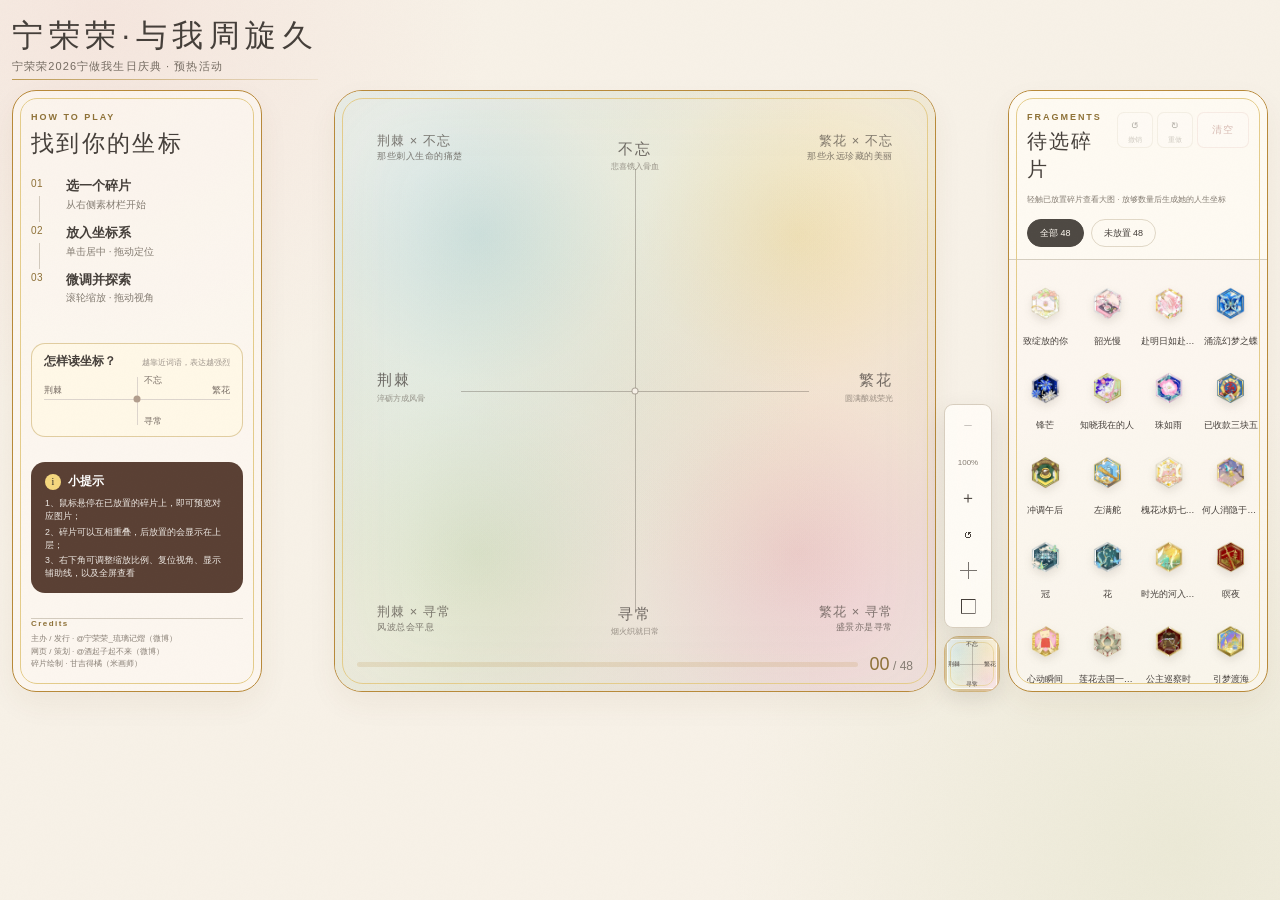
<file: index.html>
<!doctype html>
<html lang="zh-CN">
<head>
  <meta charset="UTF-8">
  <meta name="viewport" content="width=device-width, initial-scale=1, viewport-fit=cover">
  <meta name="theme-color" content="#f8f2e8">
  <meta name="description" content="与我周旋久——宁荣荣2026宁做我生日庆典预热活动">
  <title>宁荣荣·与我周旋久</title>
  <link rel="stylesheet" href="styles.css?v=20260814-17">
  <link rel="stylesheet" href="fonts.css?v=20260724-01">
</head>
<body>
  <div class="paper-noise" aria-hidden="true"></div>
  <main class="app-shell" id="app">
    <header class="site-header">
      <div class="title-block">
        <h1>宁荣荣·与我周旋久</h1>
        <p class="subtitle">宁荣荣2026宁做我生日庆典 · 预热活动</p>
        <span class="title-rule" aria-hidden="true"></span>
      </div>
      <div class="mobile-credits" aria-label="制作名单">
        <span>主办 / 发行 · @宁荣荣_琉璃记熠<span class="credit-suffix">（微博）</span></span>
        <span>网页 / 策划 · @酒起子起不来<span class="credit-suffix">（微博）</span></span>
        <span>碎片绘制 · 甘吉得橘<span class="credit-suffix">（米画师）</span></span>
      </div>
    </header>

    <section class="workspace" aria-label="碎片坐标编辑器">
      <aside class="guide-panel desktop-only">
        <div class="guide-scroll">
          <div class="guide-primary">
            <p class="section-index">HOW TO PLAY</p>
            <h2>找到你的坐标</h2>
            <ol class="steps">
              <li><b>选一个碎片</b><span>从右侧素材栏开始</span></li>
              <li><b>放入坐标系</b><span>单击居中 · 拖动定位</span></li>
              <li><b>微调并探索</b><span>滚轮缩放 · 拖动视角</span></li>
            </ol>
          </div>
          <div class="axis-legend">
            <div class="axis-legend-head"><strong>怎样读坐标？</strong><span>越靠近词语，表达越强烈</span></div>
            <div class="mini-axis" aria-hidden="true">
              <span class="mini-axis-line mini-axis-x"></span>
              <span class="mini-axis-line mini-axis-y"></span>
              <i class="mini-axis-origin"></i>
              <b class="mini-left">荆棘</b><b class="mini-right">繁花</b>
              <b class="mini-top">不忘</b><b class="mini-bottom">寻常</b>
            </div>
          </div>
          <div class="tip-card">
            <strong><i>i</i>小提示</strong>
            <p>1、鼠标悬停在已放置的碎片上，即可预览对应图片；</p>
            <p>2、碎片可以互相重叠，后放置的会显示在上层；</p>
            <p>3、右下角可调整缩放比例、复位视角、显示辅助线，以及全屏查看</p>
          </div>
        </div>
        <div class="guide-footer">
          <div class="credits">
            <span>Credits</span>
            <p>主办 / 发行 · @宁荣荣_琉璃记熠<span class="credit-suffix">（微博）</span></p>
            <p>网页 / 策划 · @酒起子起不来<span class="credit-suffix">（微博）</span></p>
            <p>碎片绘制 · 甘吉得橘<span class="credit-suffix">（米画师）</span></p>
          </div>
        </div>
      </aside>

      <section class="coordinate-section" aria-label="人生坐标系">
        <div class="coordinate-main">
          <div class="mobile-instruction mobile-only" id="mobileInstruction" data-mode="full">
            <div class="mobile-guide-full" id="mobileGuideFull">
              <div class="mobile-guide-step guide-select"><span>1</span><p><b>放置预览</b><small>轻触放置，再点看大图</small></p></div>
              <div class="mobile-guide-step guide-place"><span>2</span><p><b>拖动定位</b><small>长按移到合适位置</small></p></div>
              <div class="mobile-guide-step guide-adjust"><span>3</span><p><b>生成坐标</b><small>放够数量后开启</small></p></div>
            </div>
            <div class="mobile-guide-compact" id="mobileGuideCompact" aria-hidden="true">
              <span>轻触放置/看大图 · 长按拖动定位</span>
              <button type="button" id="mobileGuideCollapseBtn">我知道了</button>
            </div>
          </div>
          <div class="coordinate-editor">
          <div class="coordinate-frame" id="coordinateFrame">
          <div class="coordinate-world" id="coordinateWorld">
            <div class="quadrant-glow" aria-hidden="true"></div>
            <div class="axis axis-x" aria-hidden="true"></div>
            <div class="axis axis-y" aria-hidden="true"></div>
            <div class="origin-mark" aria-hidden="true"></div>
            <div class="guide-line guide-line-x" id="guideLineX" aria-hidden="true"></div>
            <div class="guide-line guide-line-x" id="guideLineX2" aria-hidden="true"></div>
            <div class="guide-line guide-line-y" id="guideLineY" aria-hidden="true"></div>
            <div class="guide-line guide-line-y" id="guideLineY2" aria-hidden="true"></div>
            <div class="quadrant-label q-ul"><strong>荆棘 × 不忘</strong><span>那些刺入生命的痛楚</span></div>
            <div class="quadrant-label q-ur"><strong>繁花 × 不忘</strong><span>那些永远珍藏的美丽</span></div>
            <div class="quadrant-label q-ll"><strong>荆棘 × 寻常</strong><span>风波总会平息</span></div>
            <div class="quadrant-label q-lr"><strong>繁花 × 寻常</strong><span>盛景亦是寻常</span></div>
            <div class="axis-copy axis-left"><strong>荆棘</strong><span>淬砺方成风骨</span></div>
            <div class="axis-copy axis-right"><strong>繁花</strong><span>圆满酿就荣光</span></div>
            <div class="axis-copy axis-top"><strong>不忘</strong><span>悲喜镌入骨血</span></div>
            <div class="axis-copy axis-bottom"><strong>寻常</strong><span>烟火织就日常</span></div>
          </div>
          <div class="placed-layer" id="placedLayer"></div>
          <div class="drop-feedback" id="dropFeedback" aria-hidden="true"><span>松开放置</span></div>
          <div class="desktop-progress desktop-only" aria-label="放置进度">
            <div class="desktop-progress-track" aria-hidden="true"><div class="desktop-progress-fill" id="desktopProgressFill"></div></div>
            <strong><em id="placedCountDesktop">00</em> / <span data-total>41</span></strong>
          </div>
          </div>
          <div class="coordinate-side-tools">
          <div class="coordinate-toolbar" id="coordinateToolbar" role="toolbar" aria-label="坐标工具条">
            <button class="toolbar-handle" id="toolbarHandle" type="button" aria-label="拖动工具条"><i></i><i></i><i></i><i></i><i></i><i></i></button>
            <button class="desktop-tool" id="zoomOutBtn" type="button" aria-label="缩小坐标视角">−</button>
            <output class="desktop-tool zoom-value" id="zoomValue" aria-label="当前缩放比例">100%</output>
            <button class="desktop-tool" id="zoomInBtn" type="button" aria-label="放大坐标视角">＋</button>
            <button id="resetViewBtn" type="button" aria-label="复位视角，不会清空已放置碎片" title="复位视角">↺</button>
            <button id="guideBtn" type="button" aria-label="开启参考线" aria-pressed="false" title="开启参考线"><span class="guide-icon"></span></button>
            <button id="fullscreenBtn" type="button" aria-label="进入全屏" aria-pressed="false" title="全屏"><span class="fullscreen-icon"></span></button>
          </div>
          <div class="viewport-minimap desktop-only" id="viewportMinimap" role="application" aria-label="当前画布位置预览，可点击或拖动定位">
            <div class="minimap-axis minimap-axis-x" aria-hidden="true"></div>
            <div class="minimap-axis minimap-axis-y" aria-hidden="true"></div>
            <span class="minimap-label minimap-top">不忘</span>
            <span class="minimap-label minimap-right">繁花</span>
            <span class="minimap-label minimap-bottom">寻常</span>
            <span class="minimap-label minimap-left">荆棘</span>
            <div class="minimap-viewport" id="minimapViewport" aria-hidden="true"></div>
          </div>
          </div>
          </div>
        </div>
      </section>

      <aside class="library-panel" id="libraryPanel" aria-label="待选碎片">
        <div class="library-head" id="libraryHead">
          <div class="library-title-row">
            <div><p class="section-index">FRAGMENTS</p><h2>待选碎片</h2></div>
            <div class="history-actions" role="group" aria-label="历史操作">
              <button id="undoBtn" type="button" aria-label="撤销上一步" disabled><span>↺</span><small>撤销</small></button>
              <button id="redoBtn" type="button" aria-label="重做下一步" disabled><span>↻</span><small>重做</small></button>
              <button class="clear-btn" id="clearBtn" type="button" aria-label="一键清空全部已放置碎片"><span>清空</span></button>
            </div>
          </div>
          <p class="library-help">轻触已放置碎片查看大图 · 放够数量后生成她的人生坐标</p>
          <div class="filter-row" role="group" aria-label="碎片筛选">
            <button class="filter-btn is-active" data-filter="all" type="button" aria-pressed="true">全部 <span data-total>41</span></button>
            <button class="filter-btn" data-filter="unplaced" type="button" aria-pressed="false">未放置 <span id="unplacedCount">41</span></button>
          </div>
          <button class="share-trigger" id="shareTriggerBtn" type="button" hidden>生成她的人生坐标</button>
        </div>
        <div class="logo-scroll" id="logoScroll">
          <div class="logo-grid" id="logoGrid"></div>
          <div class="empty-state" id="emptyState" hidden>所有碎片都已放入坐标</div>
        </div>
        <div class="mobile-progress mobile-only"><span>已放置</span><strong><em id="placedCountMobile">00</em> / <span data-total>41</span></strong></div>
      </aside>
    </section>
  </main>

  <div class="preview-backdrop" id="previewBackdrop" aria-hidden="true"></div>
  <div class="preview-popover" id="previewPopover" role="dialog" aria-label="碎片图片预览" hidden>
    <div id="previewMedia"></div>
  </div>
  <div class="drag-ghost" id="dragGhost" aria-hidden="true"></div>
  <div class="toast-stack" id="toastStack" aria-live="polite" aria-atomic="true"></div>
  <div class="sr-only" id="liveRegion" aria-live="polite"></div>

  <dialog class="user-id-dialog" id="userIdDialog" aria-label="输入捡拾者 ID">
    <div class="dialog-card">
      <button class="user-id-close" id="userIdCloseBtn" type="button" aria-label="关闭 ID 输入">×</button>
      <p class="section-index">PICKER ID</p>
      <h2 class="user-id-title"><span class="title-sparkle" aria-hidden="true">✦</span><span>碎片已捡拾成功</span></h2>
      <p class="user-id-subtitle">如果需要在结果页署名，请在下方留下你的 ID 信息</p>
      <div class="user-id-field"><label for="userIdInput">本次捡拾者</label><input type="text" id="userIdInput" class="user-id-input" placeholder="请输入你的 ID" maxlength="20" autocomplete="off"></div>
      <div class="dialog-actions">
        <button id="anonymousBtn" type="button"><span class="btn-main">不署名</span><span class="btn-sub">直接输出结果</span></button>
        <button id="confirmUserIdBtn" type="button"><span class="btn-main">确认 ID</span><span class="btn-sub">以此信息输出结果</span></button>
      </div>
    </div>
  </dialog>

  <dialog class="share-dialog" id="shareDialog" aria-label="结果图预览">
    <div class="share-dialog-card">
      <button class="share-close" id="shareCloseBtn" type="button" aria-label="关闭结果图预览">×</button>
      <div class="share-preview" id="sharePreview"><span>正在生成结果图…</span></div>
      <div class="share-save-guide" id="shareSaveGuide" hidden aria-live="polite">
        <div class="share-save-guide-card">
          <strong>长按图片保存到照片</strong>
          <p>当前浏览器没有打开系统保存面板。请长按上方结果图，在系统菜单中选择“保存到照片”。</p>
          <button id="shareSaveGuideCloseBtn" type="button">知道了</button>
        </div>
      </div>
      <div class="share-actions">
        <a id="downloadShareBtn" href="#" download="与我周旋久-我的故事坐标.png" aria-disabled="true">保存图片</a>
        <button id="regenerateShareBtn" type="button">重新生成</button>
        <button id="continueEditBtn" type="button">继续调整</button>
      </div>
      <p class="share-help">点击保存会优先打开 iOS 系统面板；若未弹出，请按页面提示长按图片保存。</p>
    </div>
  </dialog>

  <dialog class="confirm-dialog" id="clearDialog" aria-labelledby="clearTitle">
    <div class="dialog-card">
      <p class="section-index">CLEAR ALL</p>
      <h2 id="clearTitle">清空全部坐标？</h2>
      <p>已放置的碎片将全部回到待选区。清空后仍可撤销一次。</p>
      <div class="dialog-actions">
        <button id="cancelClearBtn" type="button">暂不清空</button>
        <button class="danger" id="confirmClearBtn" type="button">确认清空</button>
      </div>
    </div>
  </dialog>

  <noscript>请启用 JavaScript 后参与活动。</noscript>
  <script src="personality-results.js?v=20260728-11" defer></script>
  <script src="share-card.js?v=20260814-16" defer></script>
  <script src="app.js?v=20260728-10" defer></script>
</body>
</html>
</file>
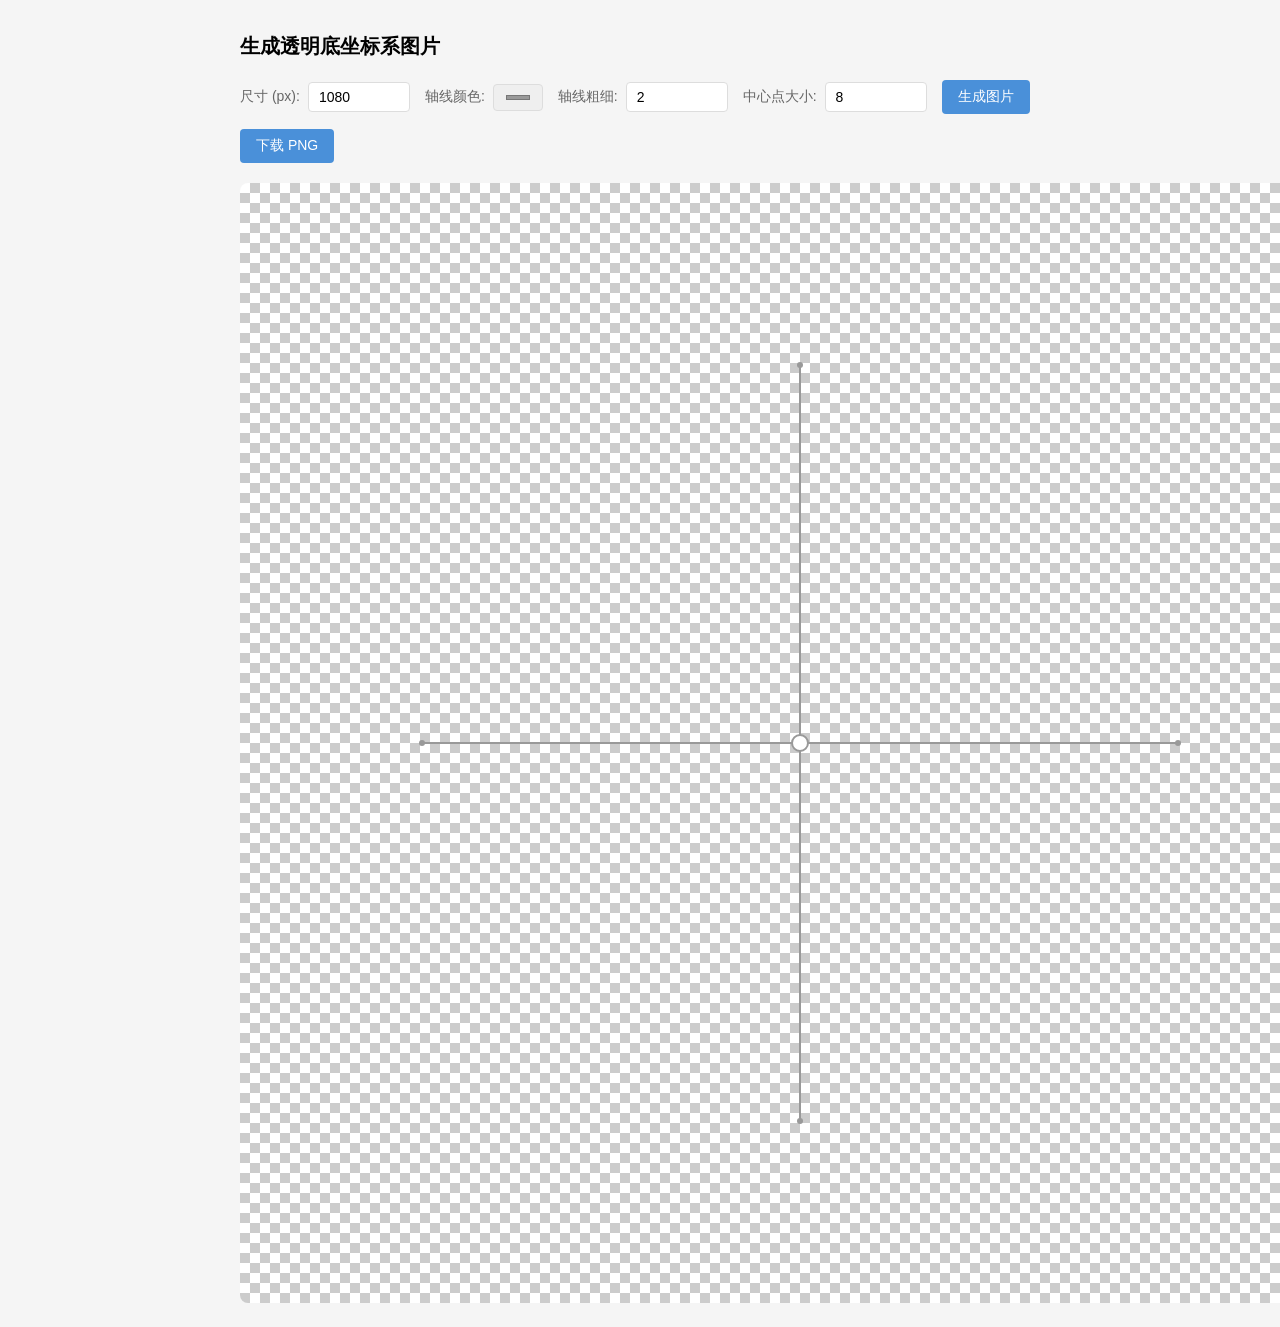
<file: generate-coordinate-bg.html>
<!DOCTYPE html>
<html lang="zh-CN">
<head>
  <meta charset="UTF-8">
  <meta name="viewport" content="width=device-width, initial-scale=1.0">
  <title>生成透明底坐标系图片</title>
  <style>
    body {
      margin: 0;
      padding: 20px;
      font-family: -apple-system, BlinkMacSystemFont, "Segoe UI", Roboto, sans-serif;
      background: #f5f5f5;
    }
    .container {
      max-width: 800px;
      margin: 0 auto;
    }
    h1 {
      font-size: 20px;
      margin-bottom: 20px;
    }
    .controls {
      margin-bottom: 20px;
      display: flex;
      gap: 15px;
      align-items: center;
      flex-wrap: wrap;
    }
    .control-group {
      display: flex;
      align-items: center;
      gap: 8px;
    }
    label {
      font-size: 14px;
      color: #666;
    }
    input[type="number"], input[type="color"] {
      padding: 6px 10px;
      border: 1px solid #ddd;
      border-radius: 4px;
      font-size: 14px;
    }
    input[type="number"] {
      width: 80px;
    }
    button {
      padding: 8px 16px;
      background: #4a90d9;
      color: white;
      border: none;
      border-radius: 4px;
      cursor: pointer;
      font-size: 14px;
    }
    button:hover {
      background: #357abd;
    }
    .preview {
      background: 
        linear-gradient(45deg, #ccc 25%, transparent 25%),
        linear-gradient(-45deg, #ccc 25%, transparent 25%),
        linear-gradient(45deg, transparent 75%, #ccc 75%),
        linear-gradient(-45deg, transparent 75%, #ccc 75%);
      background-size: 20px 20px;
      background-position: 0 0, 0 10px, 10px -10px, -10px 0px;
      background-color: #fff;
      padding: 20px;
      border-radius: 8px;
      display: inline-block;
    }
    canvas {
      display: block;
    }
  </style>
</head>
<body>
  <div class="container">
    <h1>生成透明底坐标系图片</h1>
    
    <div class="controls">
      <div class="control-group">
        <label>尺寸 (px):</label>
        <input type="number" id="size" value="1080" min="100" max="4096">
      </div>
      <div class="control-group">
        <label>轴线颜色:</label>
        <input type="color" id="axisColor" value="#999999">
      </div>
      <div class="control-group">
        <label>轴线粗细:</label>
        <input type="number" id="axisWidth" value="2" min="1" max="10">
      </div>
      <div class="control-group">
        <label>中心点大小:</label>
        <input type="number" id="centerSize" value="8" min="4" max="20">
      </div>
      <button id="generateBtn">生成图片</button>
      <button id="downloadBtn">下载 PNG</button>
    </div>
    
    <div class="preview">
      <canvas id="canvas"></canvas>
    </div>
  </div>

  <script>
    const canvas = document.getElementById('canvas');
    const ctx = canvas.getContext('2d');
    const sizeInput = document.getElementById('size');
    const axisColorInput = document.getElementById('axisColor');
    const axisWidthInput = document.getElementById('axisWidth');
    const centerSizeInput = document.getElementById('centerSize');
    const generateBtn = document.getElementById('generateBtn');
    const downloadBtn = document.getElementById('downloadBtn');

    function draw() {
      const size = parseInt(sizeInput.value) || 1080;
      const axisColor = axisColorInput.value;
      const axisWidth = parseInt(axisWidthInput.value) || 2;
      const centerSize = parseInt(centerSizeInput.value) || 8;

      canvas.width = size;
      canvas.height = size;

      // 清空画布（透明底）
      ctx.clearRect(0, 0, size, size);

      const center = size / 2;
      const margin = size * 0.15;

      // 绘制 X 轴
      ctx.beginPath();
      ctx.moveTo(margin, center);
      ctx.lineTo(size - margin, center);
      ctx.strokeStyle = axisColor;
      ctx.lineWidth = axisWidth;
      ctx.lineCap = 'round';
      ctx.stroke();

      // 绘制 Y 轴
      ctx.beginPath();
      ctx.moveTo(center, margin);
      ctx.lineTo(center, size - margin);
      ctx.strokeStyle = axisColor;
      ctx.lineWidth = axisWidth;
      ctx.lineCap = 'round';
      ctx.stroke();

      // 绘制中心点
      ctx.beginPath();
      ctx.arc(center, center, centerSize, 0, Math.PI * 2);
      ctx.fillStyle = '#ffffff';
      ctx.fill();
      ctx.strokeStyle = axisColor;
      ctx.lineWidth = axisWidth;
      ctx.stroke();

      // 绘制四个象限的标签位置标记（小圆点）
      const labelOffset = size * 0.35;
      const positions = [
        { x: center + labelOffset, y: center },  // 右（繁花）
        { x: center - labelOffset, y: center },  // 左（荆棘）
        { x: center, y: center - labelOffset },  // 上（不忘）
        { x: center, y: center + labelOffset }   // 下（寻常）
      ];

      positions.forEach(pos => {
        ctx.beginPath();
        ctx.arc(pos.x, pos.y, 3, 0, Math.PI * 2);
        ctx.fillStyle = axisColor;
        ctx.fill();
      });
    }

    function download() {
      const link = document.createElement('a');
      link.download = `coordinate-bg-${canvas.width}x${canvas.height}.png`;
      link.href = canvas.toDataURL('image/png');
      link.click();
    }

    generateBtn.addEventListener('click', draw);
    downloadBtn.addEventListener('click', download);

    // 初始绘制
    draw();
  </script>
</body>
</html>
</file>
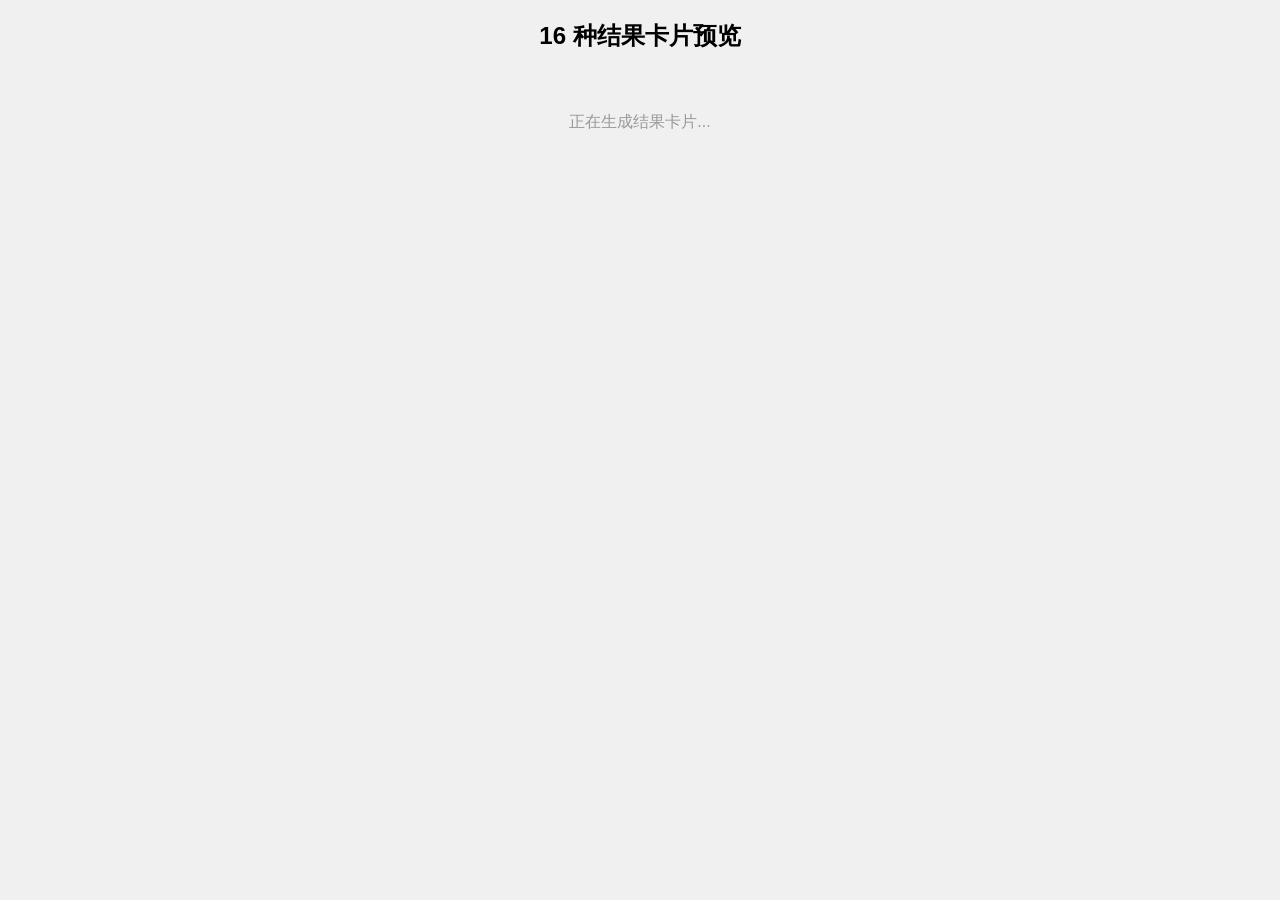
<file: preview-all-results.html>
<!DOCTYPE html>
<html lang="zh-CN">
<head>
<meta charset="UTF-8">
<meta name="viewport" content="width=device-width, initial-scale=1.0">
<title>16 种结果卡片预览</title>
<style>
* { margin: 0; padding: 0; box-sizing: border-box; }
body { background: #f0f0f0; padding: 20px; font-family: sans-serif; }
h1 { text-align: center; margin-bottom: 20px; font-size: 24px; }
.grid { display: grid; grid-template-columns: repeat(auto-fill, minmax(270px, 1fr)); gap: 20px; max-width: 1200px; margin: 0 auto; }
.card { background: #fff; border-radius: 12px; overflow: hidden; box-shadow: 0 2px 8px rgba(0,0,0,0.1); }
.card img { width: 100%; height: auto; display: block; }
.card-label { padding: 8px 12px; text-align: center; font-size: 14px; color: #666; background: #fafafa; border-top: 1px solid #eee; }
.loading { text-align: center; padding: 40px; color: #999; font-size: 16px; }
</style>
</head>
<body>
<h1>16 种结果卡片预览</h1>
<div id="loading" class="loading">正在生成结果卡片...</div>
<div class="grid" id="grid" style="display:none;"></div>

<script src="personality-results.js?v=20260728-11" defer></script>
<script src="share-card.js?v=20260814-15" defer></script>
<script>
// 构造 placed 数据以产生指定的主倾向和副倾向
function makePlaced(main, tendency) {
  // 象限中心点
  const quadrants = {
    R: { x: -0.5, y: -0.5 },  // 第三象限
    O: { x: -0.5, y: 0.5 },   // 第二象限
    N: { x: 0.5, y: 0.5 },    // 第一象限
    G: { x: 0.5, y: -0.5 },   // 第四象限
  };
  const q = quadrants[main];
  // 根据副倾向调整坐标
  let x = q.x, y = q.y;
  if (tendency === 'thorn') { x = -0.8; y = 0.1; }
  else if (tendency === 'flower') { x = 0.8; y = 0.1; }
  else if (tendency === 'memory') { x = 0.1; y = 0.8; }
  else if (tendency === 'daily') { x = 0.1; y = -0.8; }

  // 生成 3 个相同位置的碎片确保主倾向
  return [
    { id: "1_1", x: x, y: y },
    { id: "1_1", x: x, y: y },
    { id: "1_1", x: x, y: y },
  ];
}

const combos = [
  { main: 'R', tendency: 'thorn' }, { main: 'R', tendency: 'flower' }, { main: 'R', tendency: 'memory' }, { main: 'R', tendency: 'daily' },
  { main: 'O', tendency: 'thorn' }, { main: 'O', tendency: 'flower' }, { main: 'O', tendency: 'memory' }, { main: 'O', tendency: 'daily' },
  { main: 'N', tendency: 'thorn' }, { main: 'N', tendency: 'flower' }, { main: 'N', tendency: 'memory' }, { main: 'N', tendency: 'daily' },
  { main: 'G', tendency: 'thorn' }, { main: 'G', tendency: 'flower' }, { main: 'G', tendency: 'memory' }, { main: 'G', tendency: 'daily' },
];

const grid = document.getElementById('grid');
const loading = document.getElementById('loading');

async function renderAll() {
  for (const { main, tendency } of combos) {
    const placed = makePlaced(main, tendency);
    const result = window.ShareCard.PERSONALITY_RESULTS[`${main}-${tendency}`];

    try {
      const { objectURL } = await window.ShareCard.generateShareImage({
        placed,
        logos: [],
        activityTitle: '宁荣荣 · 与我周旋久',
        shareUrl: 'https://ningrr.fun',
        userId: '佚名',
        personality: { main, tendency, result },
      });

      const card = document.createElement('div');
      card.className = 'card';

      const img = document.createElement('img');
      img.src = objectURL;

      const label = document.createElement('div');
      label.className = 'card-label';
      label.textContent = `${main} · ${tendency} · ${result.title}`;

      card.appendChild(img);
      card.appendChild(label);
      grid.appendChild(card);
    } catch (err) {
      console.error(`Failed to generate ${main}-${tendency}:`, err);
    }
  }
  loading.style.display = 'none';
  grid.style.display = 'grid';
}

// 等待 ShareCard 加载完成
if (window.ShareCard) {
  renderAll();
} else {
  window.addEventListener('load', renderAll);
}
</script>
</body>
</html>
</file>
<file: styles.css>
:root {
  --paper: #f7f1e7;
  --paper-2: #fffaf1;
  --ink: #453f3a;
  --muted: #857d73;
  --gold: #bd9b55;
  --gold-deep: #8e7137;
  --line: rgba(117, 102, 76, .3);
  --danger: #b85f55;
  --shadow: 0 18px 44px rgba(68, 57, 42, .14);

  /* 主页坐标系象限色配置：只换颜色顺序时，优先调整下面 8 个 --coord-q-* 变量。 */
  --coord-pink-main: 225 157 172;
  --coord-pink-soft: 234 190 197;
  --coord-yellow-main: 234 203 113;
  --coord-yellow-soft: 241 222 164;
  --coord-blue-main: 154 199 205;
  --coord-blue-soft: 193 220 218;
  --coord-green-main: 179 202 149;
  --coord-green-soft: 211 222 186;
  /* 左上：荆棘 × 不忘 */
  --coord-q-ul-main: var(--coord-blue-main);
  --coord-q-ul-soft: var(--coord-blue-soft);
  /* 右上：繁花 × 不忘 */
  --coord-q-ur-main: var(--coord-yellow-main);
  --coord-q-ur-soft: var(--coord-yellow-soft);
  /* 左下：荆棘 × 寻常 */
  --coord-q-ll-main: var(--coord-green-main);
  --coord-q-ll-soft: var(--coord-green-soft);
  /* 右下：繁花 × 寻常 */
  --coord-q-lr-main: var(--coord-pink-main);
  --coord-q-lr-soft: var(--coord-pink-soft);
}

* { box-sizing: border-box; }

html, body { min-height: 100%; }

img {
  -webkit-user-drag: none;
}

body {
  margin: 0;
  color: var(--ink);
  background:
    radial-gradient(circle at 8% 2%, rgba(235, 184, 184, .2), transparent 24rem),
    radial-gradient(circle at 92% 94%, rgba(196, 206, 159, .23), transparent 28rem),
    var(--paper);
  font-family: var(--sans);
  overflow-x: hidden;
  overscroll-behavior: none;
}

button { color: inherit; font: inherit; }
button, [role="button"] { -webkit-tap-highlight-color: transparent; }
.logo-card, .placed-logo, .preview-popover, .drag-ghost,
.logo-card *, .placed-logo *, .preview-popover *, .drag-ghost * {
  user-select: none;
  -webkit-user-select: none;
  -webkit-touch-callout: none;
  -webkit-user-drag: none;
}
.logo-card img, .placed-logo img, .preview-popover img, .drag-ghost img {
  pointer-events: none;
}
button:focus-visible, .logo-card:focus-visible {
  outline: 3px solid rgba(166, 124, 43, .56);
  outline-offset: 3px;
}
button:disabled { cursor: not-allowed; opacity: .36; }

.paper-noise {
  position: fixed;
  inset: 0;
  pointer-events: none;
  opacity: .28;
  z-index: 10000;
  background-image: url("data:image/svg+xml,%3Csvg xmlns='http://www.w3.org/2000/svg' width='150' height='150' viewBox='0 0 150 150'%3E%3Cfilter id='n'%3E%3CfeTurbulence type='fractalNoise' baseFrequency='.8' numOctaves='3' stitchTiles='stitch'/%3E%3C/filter%3E%3Crect width='100%25' height='100%25' filter='url(%23n)' opacity='.045'/%3E%3C/svg%3E");
}

.app-shell {
  min-height: 100dvh;
  padding: 20px 12px 18px;
  position: relative;
}

.site-header {
  min-height: 58px;
  display: flex;
  align-items: flex-start;
  justify-content: space-between;
  max-width: 1440px;
  margin: 0 auto 10px;
}

.section-index {
  margin: 0 0 5px;
  color: var(--gold-deep);
  font: 600 9px/1.2 var(--sans);
  letter-spacing: .22em;
}

.title-block h1 {
  margin: 0;
  font: 500 clamp(28px, 2.4vw, 38px)/1.05 var(--sans);
  letter-spacing: .18em;
}

.subtitle {
  display: inline-block;
  margin: 7px 0 0;
  color: #756c62;
  font-size: 11px;
  letter-spacing: .1em;
}

.title-rule {
  display: block;
  height: 1px;
  width: 100%;
  margin-top: 5px;
  background: linear-gradient(90deg, var(--gold), rgba(189, 155, 85, .15));
}

.mobile-credits, .mobile-only { display: none; }

.workspace {
  max-width: 1480px;
  height: min(780px, calc(100dvh - 108px));
  min-height: 580px;
  margin: 0 auto;
  display: grid;
  grid-template-columns: minmax(255px, 270px) minmax(480px, 1fr) minmax(348px, 360px);
  justify-content: center;
  gap: 12px;
}

.guide-panel, .library-panel, .coordinate-frame, .mobile-instruction {
  --frame-radius: 24px;
  position: relative;
  border: 1.6px solid #b88a3a;
  border-radius: var(--frame-radius);
  background: rgba(255, 251, 244, .63);
  box-shadow: 0 12px 30px rgba(103, 75, 31, .06);
}

.guide-panel::after, .library-panel::after, .coordinate-frame::after, .mobile-instruction::after {
  content: "";
  position: absolute;
  inset: 7px;
  z-index: 30;
  border: 1px solid #e4cc8b;
  border-radius: calc(var(--frame-radius) - 7px);
  pointer-events: none;
}

.guide-panel {
  height: 100%;
  min-height: 0;
  display: flex;
  flex-direction: column;
  padding: 21px 18px 20px;
}

.guide-scroll { overflow: auto; min-height: 0; scrollbar-width: thin; }
.guide-scroll h2, .library-head h2 {
  font: 500 23px/1.38 var(--sans);
  letter-spacing: .1em;
  margin: 0;
}
.guide-intro { margin: 5px 0 0; color: var(--muted); font-size: 10px; white-space: nowrap; }

.steps { list-style: none; padding: 0; margin: 18px 0 8px; counter-reset: step; }
.steps li { position: relative; padding: 0 0 13px 35px; }
.steps li::before {
  counter-increment: step;
  content: "0" counter(step);
  position: absolute;
  left: 0;
  top: 1px;
  color: var(--gold-deep);
  font: 600 10px/1 var(--sans);
  letter-spacing: .05em;
}
.steps li:not(:last-child)::after { content: ""; position: absolute; left: 8px; top: 18px; bottom: 3px; border-left: 1px solid var(--line); }
.steps b { display: block; font: 600 13px/1.3 var(--sans); }
.steps span { display: block; color: var(--muted); font-size: 10px; line-height: 1.5; margin-top: 2px; white-space: nowrap; }

.axis-legend { border: 1px solid rgba(196, 163, 91, .5); border-radius: 14px; padding: 9px 12px 8px; background: #fff8e7; }
.axis-legend-head { display: flex; align-items: baseline; justify-content: space-between; gap: 8px; white-space: nowrap; }
.axis-legend-head strong { font: 600 12px var(--sans); }
.axis-legend-head span { color: #a0978e; font-size: 8px; }
.mini-axis { position: relative; height: 54px; margin-top: 4px; color: #796e66; }
.mini-axis-line { position: absolute; display: block; background: #ddd5cd; }
.mini-axis-x { left: 0; right: 0; top: 25px; height: 1px; }
.mini-axis-y { top: 3px; bottom: 3px; left: 50%; width: 1px; }
.mini-axis-origin { position: absolute; left: 50%; top: 25px; width: 7px; height: 7px; border-radius: 50%; background: #b29e8e; transform: translate(-50%, -50%); }
.mini-axis b { position: absolute; font: 600 9px var(--sans); }
.mini-left { left: 0; top: 10px; }.mini-right { right: 0; top: 10px; }
.mini-top { left: calc(50% + 7px); top: 0; }.mini-bottom { left: calc(50% + 7px); bottom: 0; }
.tip-card { margin-top: 8px; padding: 11px 14px 10px; border-radius: 14px; background: #5a4034; color: #fff; }
.tip-card strong { display: flex; align-items: center; gap: 7px; margin-bottom: 7px; font: 600 12px var(--sans); }
.tip-card strong i { width: 16px; height: 16px; display: grid; place-items: center; border-radius: 50%; background: #f4d77e; color: #2d2a27; font: 700 10px var(--symbol); }
.tip-card p { margin: 3px 0; color: #eee8e3; font-size: 8.8px; line-height: 1.45;  }

.guide-footer { margin-top: auto; padding-top: 11px; }
.desktop-progress { display: none; }
.desktop-progress strong { font: 400 12px var(--sans); color: var(--muted); white-space: nowrap; }
.desktop-progress em { color: var(--gold-deep); font: 500 18px var(--sans); font-style: normal; }
.desktop-progress-track { flex: 1; height: 5px; border-radius: 999px; background: rgba(184, 138, 58, .16); overflow: hidden; }
.desktop-progress-fill { width: 0%; height: 100%; border-radius: inherit; background: var(--gold); transition: width .22s ease; }
.credits { padding-top: 11px; font-size: 8px; color: #8a8177; line-height: 1.6; }
.credits > span { display: block; margin-bottom: 5px; color: var(--gold-deep); font: 600 8px var(--sans); letter-spacing: .18em; }
.credits p { margin: 0; }

.coordinate-section { height: 100%; min-height: 0; }
.coordinate-main { position: relative; min-width: 0; height: 100%; display: flex; align-items: center; justify-content: center; }
.coordinate-editor { width: 100%; display: grid; grid-template-columns: 72px minmax(0, 1fr) 72px; align-items: stretch; column-gap: 8px; }
.coordinate-side-tools { grid-column: 3; width: 72px; min-width: 0; display: flex; flex-direction: column; align-items: flex-start; justify-content: flex-end; gap: 8px; }
.coordinate-frame {
  grid-column: 2;
  --frame-radius: 28px;
  position: relative;
  width: min(100%, calc(100dvh - 108px));
  max-width: 780px;
  aspect-ratio: 1;
  align-self: center;
  overflow: hidden;
  cursor: grab;
  touch-action: none;
  background: #f8f4ed;
}
.coordinate-frame.is-panning { cursor: grabbing; }
.coordinate-frame.is-drop-valid { box-shadow: inset 0 0 0 3px rgba(184, 141, 56, .74), 0 0 0 6px rgba(184, 141, 56, .12); }
.coordinate-frame.is-drop-invalid { box-shadow: inset 0 0 0 3px rgba(184, 95, 85, .75); }

.coordinate-world {
  position: absolute;
  inset: 0;
  transform-origin: 50% 50%;
  will-change: transform;
  overflow: visible;
  background:
    /* 左上：荆棘 × 不忘 */
    radial-gradient(ellipse at 24% 24%, rgb(var(--coord-q-ul-main) / .45) 0%, rgb(var(--coord-q-ul-soft) / .28) 23%, rgba(248, 244, 237, 0) 58%),
    /* 右上：繁花 × 不忘 */
    radial-gradient(ellipse at 77% 24%, rgb(var(--coord-q-ur-main) / .45) 0%, rgb(var(--coord-q-ur-soft) / .26) 24%, rgba(248, 244, 237, 0) 58%),
    /* 左下：荆棘 × 寻常 */
    radial-gradient(ellipse at 24% 77%, rgb(var(--coord-q-ll-main) / .42) 0%, rgb(var(--coord-q-ll-soft) / .26) 25%, rgba(248, 244, 237, 0) 59%),
    /* 右下：繁花 × 寻常 */
    radial-gradient(ellipse at 77% 77%, rgb(var(--coord-q-lr-main) / .48) 0%, rgb(var(--coord-q-lr-soft) / .27) 25%, rgba(248, 244, 237, 0) 59%),
    linear-gradient(135deg, #faf7f1, #f5f0e8);
}

.quadrant-glow { position: absolute; inset: 0; box-shadow: inset 0 0 90px rgba(107, 89, 58, .06); pointer-events: none; }
.axis { position: absolute; background: rgba(90, 81, 72, .35); pointer-events: none; }
.axis-x { left: 21%; right: 21%; top: 50%; height: 1px; }
.axis-y { top: 15%; bottom: 15%; left: 50%; width: 1px; }
.origin-mark { position: absolute; width: 7px; height: 7px; left: 50%; top: 50%; border: 1px solid rgba(91, 80, 65, .46); border-radius: 50%; transform: translate(-50%, -50%); background: #f7f1e8; }
.guide-line { display: none; position: absolute; z-index: 4; pointer-events: none; border-color: rgba(139, 106, 42, .58); border-style: dashed; }
.guide-line-x { left: 3%; right: 3%; height: 0; border-width: 1px 0 0; top: 50%; }
.guide-line-y { top: 3%; bottom: 3%; width: 0; border-width: 0 0 0 1px; left: 50%; }
.coordinate-world.guides-on .guide-line { display: block; }

.coordinate-world { --coord-label-gap: 1px; --coord-label-edge: 7%; --coord-bottom-label-top: 85.5%; }
.quadrant-label { position: absolute; z-index: 1; color: rgba(73, 66, 60, .68); line-height: 1.28; pointer-events: none; }
.quadrant-label strong { display: block; font: 500 clamp(11px, 1vw, 14px) var(--sans); letter-spacing: .08em; }
.quadrant-label span { display: block; margin-top: var(--coord-label-gap); font-size: clamp(7px, .7vw, 9px); line-height: 1.28; letter-spacing: .06em; }
.q-ul { left: var(--coord-label-edge); top: var(--coord-label-edge); }.q-ur { right: var(--coord-label-edge); top: var(--coord-label-edge); text-align: right; }
.q-ll { left: var(--coord-label-edge); top: var(--coord-bottom-label-top); }.q-lr { right: var(--coord-label-edge); top: var(--coord-bottom-label-top); text-align: right; }
.axis-copy { position: absolute; z-index: 1; pointer-events: none; color: rgba(68, 61, 56, .74); }
.axis-copy strong { display: block; font: 500 clamp(12px, 1.2vw, 17px) var(--sans); letter-spacing: .12em; }
.axis-copy span { display: block; margin-top: var(--coord-label-gap); font-size: clamp(7px, .65vw, 9px); line-height: 1.28; color: rgba(91, 82, 74, .58); }
.axis-left, .axis-right { top: 50%; width: 24%; height: 0; }
.axis-left { left: var(--coord-label-edge); text-align: left; }
.axis-right { right: var(--coord-label-edge); text-align: right; }
.axis-left strong, .axis-right strong { position: absolute; bottom: calc(var(--coord-label-gap) / 2); width: 100%; }
.axis-left span, .axis-right span { position: absolute; top: calc(var(--coord-label-gap) / 2); width: 100%; }
.axis-top { top: var(--coord-label-edge); left: 50%; transform: translateX(-50%); display: flex; flex-direction: column; align-items: center; text-align: center; gap: 0; }
.axis-bottom { top: var(--coord-bottom-label-top); left: 50%; transform: translateX(-50%); display: flex; flex-direction: column; align-items: center; text-align: center; gap: 0; }

.placed-layer { position: absolute; inset: 0; z-index: 5; pointer-events: none; }
.placed-logo {
  position: absolute;
  width: 54px;
  aspect-ratio: 1;
  border: 0;
  padding: 0;
  background: transparent;
  transform: translate(-50%, -50%);
  cursor: grab;
  touch-action: none;
  pointer-events: auto;
  filter: none;
  user-select: none;
  -webkit-user-select: none;
  -webkit-touch-callout: none;
}
.placed-logo:active { cursor: grabbing; }
.placed-logo img, .placed-logo .placeholder-mark { display: block; width: 100%; height: 100%; object-fit: contain; user-select: none; -webkit-user-select: none; -webkit-user-drag: none; -webkit-touch-callout: none; }
.placed-logo .placeholder-mark { display: grid; place-items: center; color: rgba(255,255,255,.82); font: 600 12px var(--sans); border-radius: 10px; }
.placed-logo.is-selected { filter: none; }
.placed-logo.is-overlap { animation: overlapPulse .7s ease; }
@keyframes overlapPulse { 45% { transform: translate(-50%, -50%) scale(1.08); } }

.coordinate-toolbar {
  position: static;
  z-index: 20;
  display: flex;
  flex-direction: column;
  align-items: center;
  gap: 4px;
  min-width: 42px;
  padding: 5px 7px;
  border: 1px solid rgba(125, 105, 68, .3);
  border-radius: 9px;
  background: rgba(255, 252, 247, .9);
  box-shadow: 0 9px 24px rgba(62, 52, 38, .13);
  backdrop-filter: blur(10px);
  -webkit-backdrop-filter: blur(10px);
  touch-action: none;
  margin: 0;
}
.coordinate-toolbar button, .zoom-value {
  width: 32px;
  height: 32px;
  border: 0;
  border-radius: 6px;
  background: transparent;
  display: grid;
  place-items: center;
  padding: 0;
  font-size: 16px;
}
.coordinate-toolbar button:hover { background: rgba(181, 151, 94, .12); }
.coordinate-toolbar button[aria-pressed="true"] { color: #6f5521; background: rgba(184, 138, 58, .22); box-shadow: inset 0 0 0 1px rgba(129, 96, 37, .18), 0 2px 6px rgba(103, 75, 31, .08); }
.coordinate-toolbar button[aria-pressed="true"] .guide-icon { opacity: 1; }
.coordinate-toolbar .toolbar-handle { display: none; }
.toolbar-handle i { width: 3px; height: 3px; border-radius: 50%; background: #9b9185; }
.zoom-value { width: 32px; color: var(--muted); font-size: 8px; }
.guide-icon { width: 17px; height: 17px; display: block; background: linear-gradient(90deg, transparent 47%, currentColor 48% 53%, transparent 54%), linear-gradient(transparent 47%, currentColor 48% 53%, transparent 54%); opacity: .72; }
.fullscreen-icon { width: 15px; height: 15px; display: block; border: 1.5px solid currentColor; clip-path: polygon(0 0, 38% 0, 38% 15%, 15% 15%, 15% 38%, 0 38%, 0 0, 100% 0, 100% 38%, 85% 38%, 85% 15%, 62% 15%, 62% 0, 100% 0, 100% 100%, 62% 100%, 62% 85%, 85% 85%, 85% 62%, 100% 62%, 100% 100%, 0 100%, 0 62%, 15% 62%, 15% 85%, 38% 85%, 38% 100%, 0 100%); }

.viewport-minimap {
  position: relative;
  z-index: 19;
  width: 72px;
  height: 72px;
  overflow: hidden;
  border: 1px solid rgba(184, 138, 58, .58);
  border-radius: 15px;
  background:
    /* 左上：荆棘 × 不忘 */
    radial-gradient(circle at 24% 24%, rgb(var(--coord-q-ul-main) / .34), transparent 58%),
    /* 右上：繁花 × 不忘 */
    radial-gradient(circle at 77% 24%, rgb(var(--coord-q-ur-main) / .34), transparent 58%),
    /* 左下：荆棘 × 寻常 */
    radial-gradient(circle at 24% 77%, rgb(var(--coord-q-ll-main) / .31), transparent 59%),
    /* 右下：繁花 × 寻常 */
    radial-gradient(circle at 77% 77%, rgb(var(--coord-q-lr-main) / .35), transparent 59%),
    rgba(255,252,246,.92);
  box-shadow: 0 8px 20px rgba(62,52,38,.12);
  cursor: crosshair;
  touch-action: none;
  user-select: none;
}
.viewport-minimap::after { content: ""; position: absolute; inset: 5px; border: 1px solid rgba(228,204,139,.72); border-radius: 10px; pointer-events: none; }
.minimap-axis { position: absolute; z-index: 1; background: rgba(84,76,69,.3); pointer-events: none; }
.minimap-axis-x { left: 7px; right: 7px; top: 50%; height: 1px; }
.minimap-axis-y { top: 7px; bottom: 7px; left: 50%; width: 1px; }
.minimap-label { position: absolute; z-index: 3; color: #514943; font: 500 6px/1 var(--sans); pointer-events: none; }
.minimap-top { top: 4px; left: 50%; transform: translateX(-50%); }
.minimap-right { right: 3px; top: 50%; transform: translateY(-50%); }
.minimap-bottom { bottom: 4px; left: 50%; transform: translateX(-50%); }
.minimap-left { left: 3px; top: 50%; transform: translateY(-50%); }
.minimap-viewport { position: absolute; z-index: 2; left: 0; top: 0; width: 100%; height: 100%; border: 2px solid #e67670; border-radius: 4px; background: rgba(255,255,255,.08); box-shadow: 0 0 0 1px rgba(255,255,255,.72) inset; pointer-events: none; transition: left .08s linear, top .08s linear, width .08s linear, height .08s linear; }
.viewport-minimap.is-overview .minimap-viewport { border-color: rgba(184,138,58,.42); }

.drop-feedback { position: absolute; inset: 0; z-index: 15; display: grid; place-items: center; opacity: 0; pointer-events: none; transition: opacity .15s; border: 2px solid var(--gold); background: rgba(255, 247, 226, .08); }
.drop-feedback span { background: rgba(72, 62, 49, .84); color: white; border-radius: 18px; padding: 8px 15px; font-size: 11px; }
.coordinate-frame.is-drop-valid .drop-feedback { opacity: 1; }

.library-panel { height: 100%; min-height: 0; display: flex; flex-direction: column; overflow: hidden; }
.library-head { position: relative; padding: 21px 18px 12px; border-bottom: 1px solid var(--line); background: rgba(255, 251, 244, .76); z-index: 2; }
.library-title-row { display: flex; justify-content: space-between; gap: 8px; align-items: flex-start; }
.library-head h2 { font-size: 20px; }
.history-actions { display: flex; gap: 4px; align-items: center; }
.history-actions button {
  border: 1px solid rgba(139, 117, 74, .25);
  background: rgba(255,255,255,.44);
  border-radius: 7px;
  min-width: 36px;
  height: 36px;
  padding: 2px 5px;
  display: grid;
  place-items: center;
  line-height: 1;
}
.history-actions button span { font-size: 15px; }
.history-actions button small { font-size: 7px; color: var(--muted); }
.history-actions .clear-btn { min-width: 52px; border-color: rgba(184,95,85,.27); color: #98524b; }
.history-actions .clear-btn span { font-size: 10px; letter-spacing: .06em; }
.library-help { margin: 11px 0 12px; color: var(--muted); font-size: 8px; line-height: 1.6; }
.filter-row { display: flex; gap: 7px; }
.filter-btn { min-height: 28px; padding: 4px 12px; border-radius: 15px; border: 1px solid rgba(139,117,74,.26); background: transparent; font-size: 9px; }
.filter-btn.is-active { background: #4e4943; color: #fffaf1; border-color: #4e4943; }
.share-trigger { width: 100%; min-height: 34px; margin-top: 10px; border: 1px solid rgba(142,113,55,.42); border-radius: 999px; color: #fffaf1; background: linear-gradient(135deg, #9a7a3b, #7f6634); box-shadow: 0 10px 20px rgba(103,75,31,.12); font: 600 11px var(--sans); letter-spacing: .1em; }
.share-trigger[hidden] { display: none; }

.logo-scroll { min-height: 0; flex: 1; overflow-y: auto; overscroll-behavior: contain; scrollbar-color: rgba(154,126,76,.45) transparent; scrollbar-width: thin; touch-action: pan-y; }
.logo-grid { padding: 15px 8px 26px; display: grid; grid-template-columns: repeat(4, minmax(0, 1fr)); gap: 13px 5px; }
.logo-card { appearance: none; border: 0; padding: 0; min-width: 0; background: transparent; text-align: center; cursor: grab; touch-action: pan-y; position: relative; user-select: none; -webkit-user-select: none; -webkit-touch-callout: none; }
.logo-card:active { cursor: grabbing; }
.logo-thumb { width: 100%; aspect-ratio: 1; display: grid; place-items: center; position: relative; filter: drop-shadow(0 4px 4px rgba(69,56,41,.12)); }
.logo-thumb img { display: block; width: 100%; height: 100%; object-fit: contain; user-select: none; -webkit-user-select: none; -webkit-user-drag: none; -webkit-touch-callout: none; }
.logo-thumb .placeholder-mark { width: 78%; height: 78%; border-radius: 9px; display: grid; place-items: center; color: rgba(255,255,255,.82); font: 600 10px var(--sans); }
.logo-card > .fragment-name { display: block; overflow: hidden; margin-top: 4px; font: 500 9px/1.2 var(--sans); white-space: nowrap; text-overflow: ellipsis; }
.logo-card > .fragment-name .fragment-name-line1, .logo-card > .fragment-name .fragment-name-line2 { display: block; }
.logo-card > .fragment-name .fragment-name-line2 { margin-top: 1px; }
.logo-card.is-placed { opacity: .5; }
.logo-card.is-placed .logo-thumb::after { content: "已放置"; position: absolute; inset: auto 0 1px; margin: auto; width: max-content; color: white; background: rgba(75,68,61,.78); padding: 2px 5px; border-radius: 6px; font-size: 6px; }
.logo-card.is-focused .logo-thumb { filter: drop-shadow(0 0 5px rgba(166,124,43,.7)); }
.empty-state { color: var(--muted); text-align: center; padding: 50px 16px; font: 13px var(--sans); }

.preview-backdrop {
  display: none;
}

@media (max-width: 1023px) {
  .preview-backdrop {
    display: block;
    position: fixed;
    inset: 0;
    z-index: 199;
    background: rgba(45, 40, 35, .4);
    opacity: 0;
    pointer-events: none;
    transition: opacity .15s ease;
  }
  .preview-backdrop.is-visible {
    opacity: 1;
    pointer-events: auto;
  }
}

.preview-popover {
  position: fixed;
  z-index: 200;
  width: max-content;
  max-width: calc(100vw - 20px);
  pointer-events: none;
  padding: 9px;
  border-radius: 18px;
  background: rgba(255, 253, 249, .96);
  box-shadow: 0 18px 42px rgba(55, 46, 34, .25);
  opacity: 0;
  transform: translateY(7px) scale(.98);
  transition: opacity .15s ease, transform .15s ease;
}
.preview-popover.is-visible { opacity: 1; transform: none; }
.preview-popover > div { width: max-content; max-width: 100%; overflow: hidden; border-radius: 11px; background: #ead9bf; }
.preview-popover img { display: block; width: auto; height: auto; max-width: min(310px, calc(100vw - 38px)); max-height: min(70vh, 520px); object-fit: contain; }
.preview-placeholder { width: min(310px, calc(100vw - 38px)); aspect-ratio: 16 / 10; }
.preview-popover .placeholder-mark { display: block; width: 100%; height: 100%; }

.drag-ghost { position: fixed; z-index: 500; width: 58px; height: 58px; pointer-events: none; transform: translate(-50%,-50%) scale(.96); opacity: 0; filter: drop-shadow(0 8px 10px rgba(49,40,30,.25)); }
.drag-ghost.is-active { opacity: .95; transform: translate(-50%,-50%) scale(1.04); }
.drag-ghost img, .drag-ghost .placeholder-mark { width: 100%; height: 100%; object-fit: contain; display: grid; place-items: center; border-radius: 10px; color: #fff; font: 600 12px var(--sans); }

.toast-stack { position: fixed; left: 50%; top: max(18px, env(safe-area-inset-top)); z-index: 1000; transform: translateX(-50%); display: grid; place-items: center; pointer-events: none; }
.toast { opacity: 0; transform: translateY(-6px); background: rgba(65,58,51,.91); color: #fff; padding: 9px 15px; border-radius: 20px; box-shadow: 0 8px 22px rgba(44,37,30,.16); font-size: 11px; white-space: nowrap; transition: opacity .18s ease, transform .18s ease, background-color .18s ease; }
.toast.is-visible { opacity: 1; transform: translateY(0); }
.toast.is-error { background: rgba(145,72,65,.94); }

.share-dialog { border: 0; padding: 0; background: transparent; width: min(430px, calc(100vw - 24px)); max-width: calc(100vw - 24px); max-height: min(94dvh, 860px); overflow: auto; }
.confirm-dialog, .user-id-dialog { border: 0; padding: 0; background: transparent; max-width: calc(100vw - 32px); }
.user-id-dialog { width: min(440px, calc(100vw - 32px)); overflow: visible; }
.share-dialog::backdrop, .confirm-dialog::backdrop { background: rgba(63,55,47,.32); backdrop-filter: blur(3px); }
.share-dialog.is-fallback-open, .confirm-dialog.is-fallback-open { position: fixed; inset: 0; width: 100%; height: 100%; max-width: none; display: grid; place-items: center; background: rgba(63,55,47,.32); z-index: 1200; }
.user-id-dialog.is-fallback-open { position: fixed; inset: 0; width: 100%; height: 100%; max-width: none; display: grid; place-items: center; z-index: 1200; }
.share-dialog-card { position: relative; width: 100%; padding: 0 0 16px; background: transparent; border: 0; border-radius: 0; box-shadow: none; text-align: center; }
.share-close { position: absolute; top: 10px; right: 10px; z-index: 2; width: 34px; height: 34px; border: 0; border-radius: 50%; background: rgba(255, 250, 241, .86); color: var(--muted); box-shadow: 0 4px 14px rgba(55,46,34,.16); font-size: 22px; line-height: 1; }
.share-preview { min-height: 320px; display: grid; place-items: center; background: transparent; overflow: visible; color: var(--muted); font-size: 12px; }
.share-preview img { display: block; width: 100%; aspect-ratio: 3 / 4; object-fit: contain; border-radius: 0; }
.share-save-guide { position: absolute; inset: 0; z-index: 4; display: grid; place-items: center; padding: 24px; background: rgba(63, 55, 47, .18); backdrop-filter: blur(2px); opacity: 0; transition: opacity .18s ease; }
.share-save-guide[hidden] { display: none; }
.share-save-guide.is-visible { opacity: 1; }
.share-save-guide-card { width: min(280px, calc(100vw - 72px)); padding: 20px 18px 18px; border: 1px solid rgba(184, 138, 58, .36); border-radius: 18px; background: rgba(255, 250, 241, .97); box-shadow: 0 16px 42px rgba(55, 46, 34, .2); color: var(--ink); text-align: center; }
.share-save-guide-card strong { display: block; font: 600 16px var(--sans); letter-spacing: .02em; }
.share-save-guide-card p { margin: 10px 0 16px; color: var(--muted); font-size: 12px; line-height: 1.7; }
.share-save-guide-card button { min-width: 104px; min-height: 36px; border: 0; border-radius: 999px; background: #8e7137; color: #fffaf1; font: 500 12px var(--sans); }
.share-actions { display: grid; grid-template-columns: 1fr 1fr 1fr; gap: 10px; margin-top: 14px; }
.share-actions a, .share-actions button { min-height: 42px; display: grid; place-items: center; border: 1px solid rgba(139,117,74,.28); border-radius: 999px; background: rgba(255,250,241,.92); color: var(--ink); text-decoration: none; font: 500 12px var(--sans); }
.share-actions a:not([aria-disabled="true"]) { color: #fffaf1; background: #8e7137; border-color: #8e7137; }
.share-actions a[aria-disabled="true"] { opacity: .42; pointer-events: none; }
.share-help { margin: 12px 0 0; color: var(--muted); font-size: 10px; line-height: 1.7; }
.dialog-card { position: relative; width: min(360px, calc(100vw - 32px)); padding: 28px; background: var(--paper-2); border: 1px solid rgba(141,112,57,.32); border-radius: 14px; box-shadow: var(--shadow); }
.dialog-card h2 { font: 500 22px var(--sans); margin: 0 0 12px; }
.dialog-card > p:not(.section-index) { color: var(--muted); font-size: 12px; line-height: 1.8; }
.dialog-actions { display: grid; grid-template-columns: 1fr 1fr; gap: 10px; margin-top: 22px; }
.dialog-actions button { min-height: 44px; border: 1px solid var(--line); border-radius: 8px; background: transparent; }
.dialog-actions .danger { background: #8f554e; border-color: #8f554e; color: white; }
/* User ID Dialog - scoped visual polish */
.user-id-dialog::backdrop {
  background: rgba(63, 55, 47, .26);
  backdrop-filter: blur(6px);
  -webkit-backdrop-filter: blur(6px);
}

.user-id-dialog.is-fallback-open {
  background: rgba(63, 55, 47, .26);
  backdrop-filter: blur(6px);
  -webkit-backdrop-filter: blur(6px);
}

.user-id-dialog .dialog-card {
  width: min(440px, calc(100vw - 32px));
  padding: 36px 32px 32px;
  background:
    radial-gradient(circle at 18% 18%, rgb(var(--coord-q-lr-soft) / .16), transparent 44%),
    radial-gradient(circle at 82% 18%, rgb(var(--coord-q-ur-soft) / .18), transparent 43%),
    radial-gradient(circle at 18% 84%, rgb(var(--coord-q-ul-soft) / .14), transparent 45%),
    radial-gradient(circle at 84% 86%, rgb(var(--coord-q-ll-soft) / .15), transparent 45%),
    #fffaf1;
  border: 1px solid rgba(141, 112, 57, .25);
  border-radius: 24px;
  box-shadow: 0 24px 70px rgba(68, 57, 42, .20);
  color: var(--ink);
  overflow: hidden;
  text-align: left;
}

.user-id-dialog .section-index {
  margin: 0 0 14px;
  color: #8E7137;
  font-size: 9px;
  font-weight: 700;
  line-height: 1.2;
  letter-spacing: .28em;
}

.user-id-dialog .user-id-close {
  position: absolute;
  top: 13px;
  right: 13px;
  z-index: 2;
  width: 36px;
  height: 36px;
  border: 1px solid rgba(141, 112, 57, .16);
  border-radius: 50%;
  background: rgba(255, 250, 241, .38);
  color: rgba(69, 63, 58, .62);
  font-size: 21px;
  line-height: 1;
  cursor: pointer;
  display: grid;
  place-items: center;
  box-shadow: 0 6px 16px rgba(68, 57, 42, .06);
  transition: background-color .16s ease, border-color .16s ease, color .16s ease, transform .16s ease, box-shadow .16s ease;
}

.user-id-dialog .user-id-close:hover {
  background: rgba(189, 155, 85, .13);
  border-color: rgba(141, 112, 57, .25);
  color: var(--gold-deep);
  box-shadow: 0 8px 20px rgba(68, 57, 42, .08);
}

.user-id-dialog .user-id-close:active {
  transform: scale(.96);
}

.user-id-dialog .user-id-close:focus-visible {
  outline: 2px solid rgba(189, 155, 85, .56);
  outline-offset: 3px;
  box-shadow: 0 0 0 5px rgba(189, 155, 85, .14);
}

.user-id-dialog .user-id-title {
  display: flex;
  align-items: center;
  gap: 10px;
  color: #453F3A;
  font-size: 24px;
  font-weight: 600;
  line-height: 1.25;
  letter-spacing: .01em;
  margin: 0;
}

.user-id-dialog .title-sparkle {
  flex: 0 0 auto;
  color: #B48A3E;
  font-size: 19px;
  font-weight: 400;
  line-height: 1;
  opacity: .82;
  transform: translateY(-1px);
}

.user-id-dialog p.user-id-subtitle {
  max-width: 100%;
  color: rgba(133, 125, 115, .86);
  font-size: 14px;
  font-weight: 400;
  line-height: 1.65;
  letter-spacing: 0;
  margin: 14px 0 0;
}

.user-id-dialog .user-id-field {
  display: grid;
  gap: 8px;
  width: 100%;
  margin: 24px 0 0;
}

.user-id-dialog .user-id-field label {
  color: rgba(133, 125, 115, .92);
  font-size: 13px;
  font-weight: 500;
  line-height: 1.4;
  letter-spacing: .06em;
  margin: 0;
}

.user-id-dialog .user-id-input {
  width: 100%;
  min-width: 0;
  box-sizing: border-box;
  height: 48px;
  padding: 0 16px;
  border: 1px solid rgba(142, 113, 55, .28);
  border-radius: 14px;
  background: rgba(247, 241, 231, .72);
  color: #453F3A;
  font-size: 15px;
  font-weight: 400;
  line-height: 1.4;
  font-family: var(--sans);
  caret-color: #BD9B55;
  outline: 2px solid transparent;
  outline-offset: 2px;
  box-shadow: none;
  transition: border-color .18s ease, box-shadow .18s ease, background-color .18s ease;
}

.user-id-dialog .user-id-input:hover {
  border-color: rgba(142, 113, 55, .42);
  background: rgba(247, 241, 231, .86);
}

.user-id-dialog .user-id-input:focus,
.user-id-dialog .user-id-input:focus-visible {
  border-color: #BD9B55;
  background: rgba(255, 250, 241, .94);
  outline-color: rgba(189, 155, 85, .26);
  box-shadow: 0 0 0 3px rgba(189, 155, 85, .12), 0 8px 20px rgba(93, 70, 32, .06);
}

.user-id-dialog .user-id-input::placeholder {
  color: rgba(133, 125, 115, .56);
  font-size: 15px;
  font-weight: 400;
  opacity: 1;
}

.user-id-dialog .dialog-actions {
  display: grid;
  grid-template-columns: minmax(0, .92fr) minmax(0, 1.08fr);
  gap: 12px;
  margin-top: 20px;
}

.user-id-dialog .dialog-actions button {
  min-width: 0;
  min-height: 56px;
  border-radius: 16px;
  display: flex;
  flex-direction: column;
  align-items: center;
  justify-content: center;
  padding: 8px 14px;
  gap: 3px;
  cursor: pointer;
  font-family: var(--sans);
  text-align: center;
  transition: background-color .18s ease, border-color .18s ease, box-shadow .18s ease, transform .12s ease;
}

.user-id-dialog #anonymousBtn {
  border: 1px solid rgba(185, 152, 93, .34);
  background: rgba(255, 249, 240, .72);
  color: #514A44;
  box-shadow: 0 6px 16px rgba(103, 88, 68, .06);
}

.user-id-dialog #anonymousBtn:hover {
  background: rgba(255, 249, 240, .96);
  border-color: rgba(185, 152, 93, .52);
  transform: translateY(-1px);
}

.user-id-dialog #anonymousBtn:active {
  transform: translateY(1px);
  box-shadow: 0 4px 12px rgba(103, 88, 68, .05);
}

.user-id-dialog #confirmUserIdBtn {
  border: 1px solid #745A28;
  background: #8E7137;
  color: #FFF9ED;
  box-shadow: 0 8px 20px rgba(96, 72, 30, .18), inset 0 1px 0 rgba(255, 249, 237, .20);
}

.user-id-dialog #confirmUserIdBtn:hover {
  background: #82662F;
  border-color: #6C5223;
  box-shadow: 0 10px 24px rgba(96, 72, 30, .22), inset 0 1px 0 rgba(255, 249, 237, .22);
  transform: translateY(-1px);
}

.user-id-dialog #confirmUserIdBtn:active {
  background: #795E2B;
  transform: translateY(1px);
  box-shadow: 0 4px 12px rgba(96, 72, 30, .16), inset 0 1px 0 rgba(255, 249, 237, .14);
}

.user-id-dialog #anonymousBtn:focus-visible,
.user-id-dialog #confirmUserIdBtn:focus-visible {
  outline: 3px solid rgba(189, 155, 85, .34);
  outline-offset: 3px;
}

.user-id-dialog .dialog-actions .btn-main {
  font-size: 15px;
  font-weight: 600;
  line-height: 1.3;
  letter-spacing: .02em;
}

.user-id-dialog #anonymousBtn .btn-main {
  color: #514A44;
}

.user-id-dialog #confirmUserIdBtn .btn-main {
  color: #FFF9ED;
}

.user-id-dialog .dialog-actions .btn-sub {
  font-size: 11px;
  font-weight: 400;
  line-height: 1.35;
  margin-top: 2px;
}

.user-id-dialog #anonymousBtn .btn-sub {
  color: #857D73;
}

.user-id-dialog #confirmUserIdBtn .btn-sub {
  color: rgba(255, 249, 237, .74);
}

@media (max-width: 480px) {
  .user-id-dialog {
    width: min(440px, calc(100vw - 24px));
    max-width: calc(100vw - 24px);
  }

  .user-id-dialog .dialog-card {
    width: 100%;
    padding: 32px 24px 28px;
    border-radius: 22px;
  }

  .user-id-dialog .user-id-close {
    top: 12px;
    right: 12px;
  }

  .user-id-dialog .dialog-actions .btn-sub {
    font-size: 10px;
  }
}

@media (max-width: 419px) {
  .user-id-dialog {
    width: calc(100vw - 20px);
    max-width: calc(100vw - 20px);
  }

  .user-id-dialog .dialog-card {
    padding: 28px 18px 24px;
  }

  .user-id-dialog .dialog-actions {
    grid-template-columns: 1fr;
  }

  .user-id-dialog #confirmUserIdBtn {
    order: 1;
  }

  .user-id-dialog #anonymousBtn {
    order: 2;
  }
}

.sr-only { position: absolute !important; width: 1px; height: 1px; padding: 0; margin: -1px; overflow: hidden; clip: rect(0,0,0,0); white-space: nowrap; border: 0; }


body.is-immersive { overflow: hidden; }
body.is-immersive .app-shell { position: fixed; inset: 0; padding: 12px; background: var(--paper); }
body.is-immersive .site-header,
body.is-immersive .guide-panel,
body.is-immersive .mobile-instruction { display: none !important; }
body.is-immersive .workspace { width: min(100%, 1260px); height: calc(100dvh - 24px); min-height: 0; margin: auto; display: grid; grid-template-columns: minmax(0, 1fr) minmax(320px, 360px); gap: 14px; align-items: center; }
body.is-immersive .coordinate-section { width: 100%; height: min(780px, calc(100dvh - 24px)); }
body.is-immersive .coordinate-frame { width: min(100%, calc(100dvh - 24px)); height: auto; max-width: 780px; margin: auto; }
body.is-immersive .library-panel { display: flex !important; width: 100%; height: min(780px, calc(100dvh - 24px)); }

@media (max-width: 1199px) and (min-width: 1024px) {
  .app-shell { padding-inline: 10px; }
  .workspace { grid-template-columns: 250px minmax(0, 1fr) 260px; gap: 8px; }
  .guide-panel { padding-inline: 15px; }
  .library-head { padding-inline: 13px; }
  .history-actions button { min-width: 33px; }
  .tip-card p { font-size: 8px; }
}

@media (max-width: 1023px) {
  body { overflow-y: auto; overscroll-behavior-y: auto; }
  .desktop-only, .desktop-tool { display: none !important; }
  .mobile-only { display: flex; }
  .app-shell { padding: max(20px, env(safe-area-inset-top)) 12px max(12px, env(safe-area-inset-bottom)); min-height: 100vh; min-height: 100dvh; }
  .site-header { min-height: auto; margin: 0 8px 12px; align-items: flex-start; gap: 8px; }
  .title-block h1 { font-size: clamp(19px, 5.2vw, 22px); letter-spacing: .06em; white-space: nowrap; }
  .subtitle { font-size: 8px; letter-spacing: .05em; }
  .mobile-credits { display: flex; flex-direction: column; flex: 0 1 42%; padding-top: 6px; text-align: right; color: var(--muted); font-size: 6px; line-height: 1.7; }
  .mobile-credits .credit-suffix { display: none; }
  .workspace { height: auto; min-height: 0; display: flex; flex-direction: column; gap: 10px; }
  .coordinate-section { position: relative; display: block; order: 1; height: auto; }
  .coordinate-main { height: auto; display: block; }
  .coordinate-editor { display: block; }
  .coordinate-side-tools { display: block; }
  .mobile-instruction[hidden] { display: none !important; }
  .mobile-instruction {
    --frame-radius: 18px;
    width: calc(100% - 24px);
    max-width: 342px;
    height: 40px;
    min-height: 40px;
    margin: 0 auto 8px;
    padding: 4px 8px 4px 12px;
    display: block;
    overflow: hidden;
    background:
      linear-gradient(135deg, rgba(255, 253, 247, .98), rgba(250, 241, 225, .9)),
      rgba(255, 253, 244, .95);
    box-shadow: 0 10px 26px rgba(103, 75, 31, .07);
    opacity: 1;
    transform: translateY(0);
    transition: height .42s ease, min-height .42s ease, margin .42s ease, padding .42s ease, border-width .42s ease, opacity .26s ease, transform .26s ease;
  }
  .mobile-instruction.is-hiding {
    opacity: 0;
    transform: translateY(-4px);
    pointer-events: none;
  }
  .mobile-instruction.is-collapsed {
    height: 0;
    min-height: 0;
    margin-bottom: 0;
    padding-top: 0;
    padding-bottom: 0;
    border-width: 0;
    box-shadow: none;
  }
  .mobile-instruction.is-locked {
    height: 40px;
    min-height: 40px;
    margin-bottom: 8px;
    padding-top: 4px;
    padding-bottom: 4px;
    border-width: 1.6px;
    transition: opacity .18s ease, transform .18s ease;
  }
  .mobile-guide-full {
    min-height: 30px;
    display: grid;
    grid-template-columns: repeat(3, minmax(0, 1fr));
    align-items: center;
    gap: 3px;
  }
  .mobile-guide-step { min-width: 0; min-height: 30px; display: flex; gap: 5px; align-items: center; }
  .mobile-guide-step > span { width: 22px; height: 22px; flex: 0 0 22px; display: grid; place-items: center; border-radius: 50%; font: 700 9px/1 var(--sans); }
  .mobile-guide-step p { min-width: 0; margin: 0; line-height: 1.08; white-space: nowrap; transform: translateY(1px); }
  .mobile-guide-step b { display: block; color: #563d31; font: 700 9px/1.05 var(--sans); }
  .mobile-guide-step small { display: block; margin-top: 2px; color: #a0806c; font: 400 6px/1 var(--sans); }
  .guide-select > span { color: #8e576d; background: #f1d9e4; }
  .guide-place > span { color: #8e6b25; background: #f6e4a8; }
  .guide-adjust > span { color: #52724c; background: #ddebcf; }
  .mobile-guide-compact {
    display: none;
    align-items: center;
    justify-content: space-between;
    gap: 12px;
    min-height: 30px;
    color: #624d3f;
  }
  .mobile-guide-compact span {
    min-width: 0;
    padding-left: 4px;
    font: 600 11px/1.2 var(--sans);
    letter-spacing: .06em;
    white-space: nowrap;
  }
  .mobile-guide-compact button {
    flex: 0 0 auto;
    height: 26px;
    padding: 0 11px;
    border: 1px solid rgba(184, 138, 58, .26);
    border-radius: 999px;
    color: #8e7137;
    background: rgba(255, 250, 241, .72);
    font: 600 10px/1 var(--sans);
    letter-spacing: .08em;
  }
  .mobile-instruction[data-mode="compact"] {
    border-color: rgba(184, 138, 58, .5);
  }
  .mobile-instruction[data-mode="compact"] .mobile-guide-full { display: none; }
  .mobile-instruction[data-mode="compact"] .mobile-guide-compact { display: flex; }
  .coordinate-frame { width: calc(100% - 24px); max-width: 342px; aspect-ratio: 1; margin-inline: auto; }
  .quadrant-label strong { font-size: 9px; }.quadrant-label span { font-size: 6px; }
  .axis-copy strong { font-size: 11px; }.axis-copy span { font-size: 6px; }
  .coordinate-toolbar { position: absolute; left: 20px; right: auto; bottom: 8px; width: auto; height: 34px; min-width: 0; min-height: 34px; flex-direction: row; padding: 1px 2px; gap: 0; margin: 0; border-radius: 8px; opacity: .76; transition: opacity .16s ease, box-shadow .16s ease, background-color .16s ease, left .2s ease, bottom .2s ease; }
  .coordinate-toolbar:hover, .coordinate-toolbar:focus-within, .coordinate-toolbar.is-dragging { opacity: 1; background: rgba(255, 252, 247, .96); box-shadow: 0 9px 24px rgba(62, 52, 38, .16); }
  .coordinate-toolbar.is-dragging { transition: opacity .16s ease, box-shadow .16s ease, background-color .16s ease; }
  .coordinate-toolbar.is-snapping { opacity: 1; }
  .coordinate-toolbar button { position: relative; width: 34px; height: 32px; border-radius: 6px; font-size: 15px; }
  .coordinate-toolbar button:active { opacity: 1; }
  .coordinate-toolbar button::after { content: ""; position: absolute; inset: -2px 0; }
  .coordinate-toolbar #fullscreenBtn { display: none; }
  .coordinate-toolbar .toolbar-handle { width: 14px; height: 32px; display: grid; grid-template-columns: repeat(2, 2px); grid-auto-rows: 2px; place-content: center; gap: 3px; cursor: grab; border-right: 1px solid var(--line); border-radius: 0; padding: 0 3px 0 0; }
  .toolbar-handle i { width: 2px; height: 2px; }
  .coordinate-toolbar .guide-icon, .coordinate-toolbar .fullscreen-icon { width: 15px; height: 15px; }
  .library-panel { --frame-radius: 22px; order: 2; width: calc(100% - 24px); max-width: 342px; height: min(340px, 42vh); height: min(340px, 42dvh); min-height: 286px; margin: 0 auto; }
  .library-head { display: grid; grid-template-columns: auto 1fr; grid-template-areas: "title title" "filters history" "share share" "help help"; align-items: center; gap: 5px 6px; padding: 10px 12px 8px; }
  .library-title-row { display: contents; }
  .library-title-row > div:first-child { grid-area: title; }
  .library-head .section-index { margin-bottom: 2px; }
  .library-head h2 { font-size: 18px; line-height: 1.18; }
  .history-actions { grid-area: history; justify-self: end; gap: 3px; }
  .history-actions button { min-width: 0; width: 55px; height: 28px; padding: 0 6px; display: flex; flex-direction: row; align-items: center; justify-content: center; gap: 3px; border-radius: 14px; background: transparent; }
  .history-actions .clear-btn { width: 43px; min-width: 43px; background: transparent; }
  .history-actions .clear-btn span { width: auto; height: auto; margin: 0; display: inline; border-radius: 0; background: transparent; }
  .history-actions button span { font: 400 15px/1 var(--sans); }
  .history-actions button small { font-size: 8px; line-height: 1; }
  .filter-row { grid-area: filters; gap: 3px; }
  .filter-btn { min-height: 28px; height: 28px; padding: 3px 9px; border-radius: 14px; font-size: 8px; }
  .share-trigger { grid-area: share; min-height: 30px; margin-top: 0; font-size: 10px; }
  .library-help { grid-area: help; margin: 0; font-size: 7px; line-height: 1.4; white-space: nowrap; }
  .logo-grid { grid-template-columns: repeat(4, minmax(0,1fr)); padding: 8px 12px 20px; gap: 10px 8px; }
  .logo-card { min-height: 71px; }
  .logo-card > span { font-size: 9px; }
  .mobile-progress { min-height: 40px; flex: 0 0 auto; align-items: center; justify-content: space-between; padding: 7px 16px; border-top: 1px solid var(--line); background: rgba(255,251,244,.85); font-size: 9px; }
  .mobile-progress strong { font-weight: 400; color: var(--muted); }
  .mobile-progress em { font: 500 17px var(--sans); color: var(--gold-deep); font-style: normal; }
  .preview-popover { width: max-content; max-width: calc(100vw - 20px); padding: 7px; border-radius: 14px; pointer-events: none; user-select: none; -webkit-user-select: none; -webkit-touch-callout: none; }
  .preview-popover.is-visible { pointer-events: auto; cursor: pointer; }
  .preview-popover > div { border-radius: 9px; }
  .preview-popover img { max-width: min(64vw, 245px); max-height: min(62vh, 420px); user-select: none; -webkit-user-select: none; -webkit-user-drag: none; -webkit-touch-callout: none; }

  /* 移动端扩大已放置 Logo 的透明点击热区，不改变视觉占位 */
  .placed-logo::after {
    content: "";
    position: absolute;
    inset: -10px;
  }

  .drag-ghost { width: 54px; height: 54px; }
  body.is-immersive .app-shell { padding: max(8px, env(safe-area-inset-top)) 8px max(8px, env(safe-area-inset-bottom)); }
  body.is-immersive .workspace { width: 100%; height: calc(100vh - max(16px, env(safe-area-inset-top) + env(safe-area-inset-bottom))); height: calc(100dvh - max(16px, env(safe-area-inset-top) + env(safe-area-inset-bottom))); display: flex; flex-direction: column; justify-content: center; gap: 8px; }
  body.is-immersive .coordinate-section { flex: 0 0 auto; width: 100%; height: auto; }
  body.is-immersive .coordinate-frame { width: min(calc(100vw - 24px), 342px, calc(100vh - 286px)); width: min(calc(100vw - 24px), 342px, calc(100dvh - 286px)); height: auto; max-width: 342px; }
  body.is-immersive .library-panel { flex: 1 1 286px; width: min(calc(100vw - 24px), 342px); height: auto; min-height: 220px; max-height: 330px; margin: 0 auto; }

  /* 移动端隐藏 FRAGMENTS */
  .library-head .section-index { display: none; }

  /* 长按三段式反馈 */
  .logo-card .logo-thumb {
    transition: transform 140ms ease, filter 140ms ease;
  }
  .logo-card.is-holding .logo-thumb {
    transform: scale(1.02);
  }
  .logo-card.is-holding .logo-thumb::before {
    content: "";
    position: absolute;
    left: 15%;
    bottom: -3px;
    width: 70%;
    height: 2px;
    border-radius: 2px;
    background: #b88a3a;
    transform: scaleX(0);
    transform-origin: left;
    animation: hold-progress 280ms linear forwards;
  }
  .logo-card.is-drag-ready .logo-thumb {
    transform: translateY(-6px) scale(1.08);
    filter: drop-shadow(0 10px 12px rgba(69, 56, 41, 0.22)) drop-shadow(0 0 6px rgba(184, 138, 58, 0.35));
  }
  .drag-ghost { width: 62px; height: 62px; }
  .drag-ghost.is-active { opacity: 1; transform: translate(-50%, -50%) scale(1.08); }

  /* 移动端：去掉操作指引框、待选 LOGO 框的细内框 */
  .mobile-instruction::after,
  .library-panel::after {
    content: none;
  }

  /* 移动端：工具栏始终显示在坐标系框线之上 */
  .coordinate-toolbar {
    z-index: 40;
  }
}

@keyframes hold-progress {
  to { transform: scaleX(1); }
}

/* PC 端左栏四段等距布局 */
@media (min-width: 1024px) {
  .guide-panel {
    --guide-min-gap: 8px;
    height: 100%;
    min-height: 0;
    padding: 21px 18px 20px;
    display: grid;
    grid-template-rows: auto auto auto auto;
    row-gap: var(--guide-min-gap);
    align-content: space-between;
    overflow-y: auto;
    scrollbar-width: thin;
  }
  .guide-scroll { display: contents; }
  .guide-primary { min-width: 0; }
  .steps { margin: 18px 0 0; }
  .axis-legend, .tip-card { margin: 0; }
  .guide-footer { margin: 0; padding: 0; }
  .credits { padding-top: 0; border-top: 1px solid var(--line); }
  .coordinate-frame { padding-bottom: 36px; }
  .axis-y { top: 13%; bottom: 13%; }
  .guide-line-y { top: 13%; bottom: 13%; }
  .axis-top { top: 8%; }
  .axis-bottom { bottom: 8%; }
  .desktop-progress {
    position: absolute;
    left: 22px;
    right: 22px;
    bottom: 16px;
    z-index: 12;
    display: flex;
    align-items: center;
    gap: 12px;
    pointer-events: none;
  }
  .drag-ghost > :not(img) { display: none !important; }
}

@media (max-width: 370px) {
  .site-header { margin-inline: 3px; }
  .mobile-credits { display: flex; flex-basis: 43%; font-size: 5.5px; }
  .mobile-instruction { padding-inline: 9px; }
  .mobile-guide-full { grid-template-columns: repeat(3, minmax(0, 1fr)); gap: 2px; }
  .mobile-guide-step { gap: 4px; }
  .mobile-guide-step > span { width: 20px; height: 20px; flex-basis: 20px; font-size: 8px; }
  .mobile-guide-step b { font-size: 8px; }
  .mobile-guide-step small { font-size: 5.5px; }
  .mobile-guide-compact span { font-size: 10px; letter-spacing: .04em; }
  .mobile-guide-compact button { padding-inline: 9px; }
  .history-actions { gap: 2px; }
  .history-actions button { width: 46px; padding-inline: 3px; }
  .history-actions .clear-btn { width: 36px; min-width: 36px; }
  .filter-btn { padding-inline: 5px; font-size: 7px; }
  .logo-grid { padding-inline: 11px; gap-inline: 7px; }
}

@media (prefers-reduced-motion: reduce) {
  *, *::before, *::after { animation-duration: .01ms !important; animation-iteration-count: 1 !important; scroll-behavior: auto !important; transition-duration: .01ms !important; }
}

/* PC 三栏等高、自适应布局 */
@media (min-width: 1024px) {
  .app-shell {
    /* 两侧面板宽度 */
    --guide-width: clamp(250px, 15vw, 290px);
    --library-width: clamp(260px, 19vw, 390px);

    /* 工具栏和导航框所占宽度 */
    --tool-lane-width: clamp(56px, 4vw, 72px);

    /*
     * 坐标系到左右面板的距离完全相等。
     * 右侧间距内部包含：
     * 8px + 工具区宽度 + 8px
     */
    --panel-gap: calc(var(--tool-lane-width) + 16px);

    /*
     * 坐标系尺寸同时受以下条件限制：
     * 1. 最大不超过 780px
     * 2. 不超过当前屏幕可用高度
     * 3. 不超过扣除两侧面板和间距后的可用宽度
     */
    --stage-size: min(
      780px,
      calc(100dvh - 108px),
      calc(
        100vw
        - 24px
        - var(--guide-width)
        - var(--library-width)
        - var(--panel-gap)
        - var(--panel-gap)
      )
    );

    --layout-width: calc(
      var(--guide-width)
      + var(--stage-size)
      + var(--library-width)
      + var(--panel-gap)
      + var(--panel-gap)
    );
  }

  /* 标题和下方三栏使用相同的整体宽度 */
  .site-header {
    width: var(--layout-width);
    max-width: none;
  }

  .workspace {
    width: var(--layout-width);
    max-width: none;
    height: var(--stage-size);
    min-height: 0;
    margin-inline: auto;

    display: grid;
    grid-template-columns:
      var(--guide-width)
      var(--stage-size)
      var(--library-width);

    column-gap: var(--panel-gap);
    align-items: stretch;
    justify-content: center;
  }

  /* 左右两个面板共同使用坐标系高度 */
  .guide-panel,
  .library-panel {
    width: 100%;
    height: var(--stage-size);
    min-height: 0;
  }

  .coordinate-section,
  .coordinate-main,
  .coordinate-editor {
    width: var(--stage-size);
    height: var(--stage-size);
    min-width: 0;
    min-height: 0;
  }

  .coordinate-main {
    display: block;
  }

  /*
   * 不再使用"坐标系 + 72px 工具栏"的内部 Grid，
   * 否则坐标系会被工具栏挤窄。
   */
  .coordinate-editor {
    position: relative;
    display: block;
  }

  /* 坐标系严格使用共同尺寸，永远保持正方形 */
  .coordinate-frame {
    width: var(--stage-size);
    height: var(--stage-size);
    max-width: none;
    aspect-ratio: 1 / 1;
    margin: 0;
    align-self: auto;
  }

  /*
   * 工具栏放进坐标系和 Logo 栏之间的等距区域。
   * 距离坐标系右边缘固定为 8px。
   */
  .coordinate-side-tools {
    position: absolute;
    left: calc(100% + 8px);
    right: auto;
    top: auto;
    bottom: 0;

    width: var(--tool-lane-width);
    min-width: 0;

    display: flex;
    flex-direction: column;
    align-items: flex-start;
    justify-content: flex-end;
    gap: 8px;
  }

  /* 工具栏和导航框左边缘对齐 */
  .coordinate-toolbar {
    align-self: flex-start;
    margin: 0;
  }

  .viewport-minimap {
    width: var(--tool-lane-width);
    height: var(--tool-lane-width);
    flex: 0 0 var(--tool-lane-width);
  }
}
</file>
<file: fonts.css>
/*
 * 全站字体配置
 * 字号和行高仍由 styles.css 管理。
 * 字体族和字重统一在本文件中管理。
 */

:root {
  /* =========================
     基础字体库
     ========================= */

  --font-serif-base:
    "Songti SC",
    "STSong",
    "Noto Serif CJK SC",
    "SimSun",
    serif;

  --font-sans-base:
    -apple-system,
    BlinkMacSystemFont,
    "PingFang SC",
    "Microsoft YaHei",
    "Noto Sans CJK SC",
    sans-serif;

  --font-symbol-base:
    Georgia,
    "Times New Roman",
    serif;

  /*
   * 保留旧变量，兼容 styles.css 中尚未拆分的内容。
   */
  --serif: var(--font-serif-base);
  --sans: var(--font-sans-base);
  --symbol: var(--font-symbol-base);


  /* =========================
     按文案用途配置字体
     以后主要修改这里
     ========================= */

  /* 页面主标题：宁荣荣·与我周旋久 */
  --font-page-title: var(--font-sans-base);
  --weight-page-title: 500;

  /* 页面副标题：生日庆典 · 预热活动 */
  --font-page-subtitle: var(--font-sans-base);
  --weight-page-subtitle: 400;

  /* HOW TO PLAY、FRAGMENTS、Credits、CLEAR ALL */
  --font-section-label: var(--font-sans-base);
  --weight-section-label: 600;

  /* 找到你的坐标、待选 LOGO、弹窗标题 */
  --font-panel-title: var(--font-sans-base);
  --weight-panel-title: 500;

  /* 操作步骤标题、小提示标题、怎样读坐标 */
  --font-guide-heading: var(--font-sans-base);
  --weight-guide-heading: 600;

  /* 普通说明文字 */
  --font-body: var(--font-sans-base);
  --weight-body: 400;

  /* 坐标主词、象限组合词 */
  --font-coordinate-title: var(--font-sans-base);
  --weight-coordinate-title: 500;

  /* 坐标解释文案 */
  --font-coordinate-description: var(--font-sans-base);
  --weight-coordinate-description: 400;

  /* Logo 名称 */
  --font-logo-name: var(--font-sans-base);
  --weight-logo-name: 500;

  /* 占位 Logo 编号 */
  --font-placeholder: var(--font-sans-base);
  --weight-placeholder: 600;

  /* 按钮、筛选项、Toast、弹窗按钮 */
  --font-ui: var(--font-sans-base);
  --weight-ui: 400;

  /* 序号、进度数字、缩放比例 */
  --font-number: var(--font-sans-base);
  --weight-number: 500;

  /* Credits 名单 */
  --font-credit: var(--font-sans-base);
  --weight-credit: 400;

  /* 箭头、特殊符号 */
  --font-symbol: var(--font-symbol-base);
  --weight-symbol: 400;
}


/* =========================
   页面标题
   ========================= */

.title-block h1 {
  font-family: var(--font-page-title);
  font-weight: var(--weight-page-title);
}

.subtitle {
  font-family: var(--font-page-subtitle);
  font-weight: var(--weight-page-subtitle);
}


/* =========================
   英文栏目名称
   ========================= */

.section-index,
.credits > span {
  font-family: var(--font-section-label);
  font-weight: var(--weight-section-label);
}


/* =========================
   面板标题
   ========================= */

.guide-scroll h2,
.library-head h2,
.dialog-card h2 {
  font-family: var(--font-panel-title);
  font-weight: var(--weight-panel-title);
}


/* =========================
   操作指引
   ========================= */

.steps b,
.tip-card strong {
  font-family: var(--font-guide-heading);
  font-weight: var(--weight-guide-heading);
}

.axis-legend-head strong {
  font-family: var(--font-guide-heading);
  font-weight: 600;
}

.guide-intro,
.steps span,
.axis-legend-head span,
.tip-card p,
.library-help,
.dialog-card > p:not(.section-index) {
  font-family: var(--font-body);
  font-weight: var(--weight-body);
}


/* 移动端三步操作指引 */

.mobile-guide-step b {
  font-family: var(--font-guide-heading);
  font-weight: 700;
}

.mobile-guide-step small {
  font-family: var(--font-body);
  font-weight: var(--weight-body);
}


/* =========================
   坐标系主词
   ========================= */

.quadrant-label strong,
.axis-copy strong,
.mini-axis b,
.minimap-label {
  font-family: var(--font-coordinate-title);
  font-weight: var(--weight-coordinate-title);
}


/* 坐标系说明文字 */

.quadrant-label span,
.axis-copy span {
  font-family: var(--font-coordinate-description);
  font-weight: var(--weight-coordinate-description);
}


/* =========================
   Logo 名称与占位编号
   ========================= */

.logo-card > span:last-child,
.empty-state {
  font-family: var(--font-logo-name);
  font-weight: var(--weight-logo-name);
}

.logo-thumb .placeholder-mark,
.placed-logo .placeholder-mark,
.drag-ghost .placeholder-mark {
  font-family: var(--font-placeholder);
  font-weight: var(--weight-placeholder);
}


/* 已放置状态徽标 */

.logo-card.is-placed .logo-thumb::after {
  font-family: var(--font-ui);
  font-weight: var(--weight-ui);
}


/* =========================
   UI 操作文字
   ========================= */

.history-actions button,
.filter-btn,
.return-target,
.drop-feedback span,
.toast,
.dialog-actions button,
.mobile-progress,
.coordinate-toolbar {
  font-family: var(--font-ui);
  font-weight: var(--weight-ui);
}


/* =========================
   数字与进度
   ========================= */

.steps li::before,
.desktop-progress em,
.mobile-progress em,
.mobile-guide-step > span,
.zoom-value {
  font-family: var(--font-number);
  font-weight: var(--weight-number);
}


/* =========================
   Credits
   ========================= */

.credits p,
.mobile-credits {
  font-family: var(--font-credit);
  font-weight: var(--weight-credit);
}


/* =========================
   特殊符号
   ========================= */

.tip-card strong i,
#zoomOutBtn,
#zoomInBtn,
#resetViewBtn,
.history-actions button:not(.clear-btn) > span {
  font-family: var(--font-symbol);
  font-weight: var(--weight-symbol);
}
</file>
